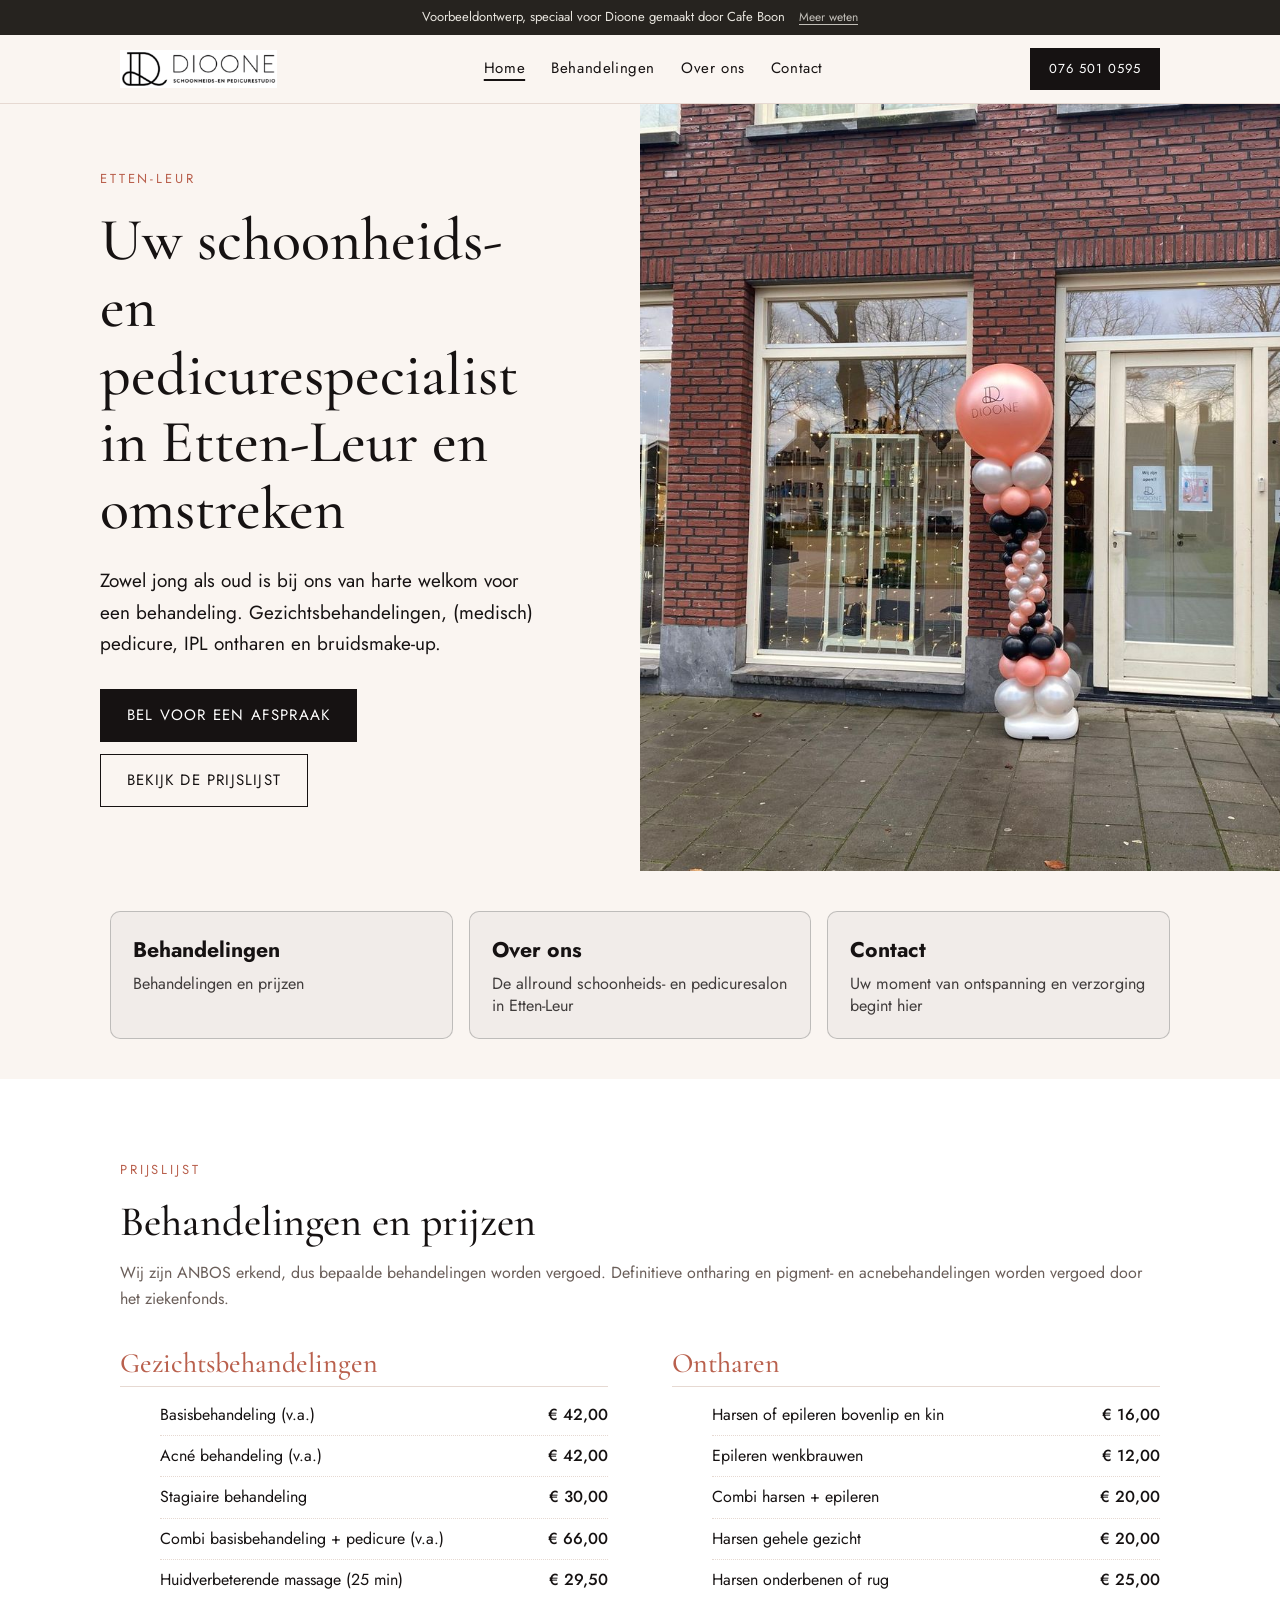
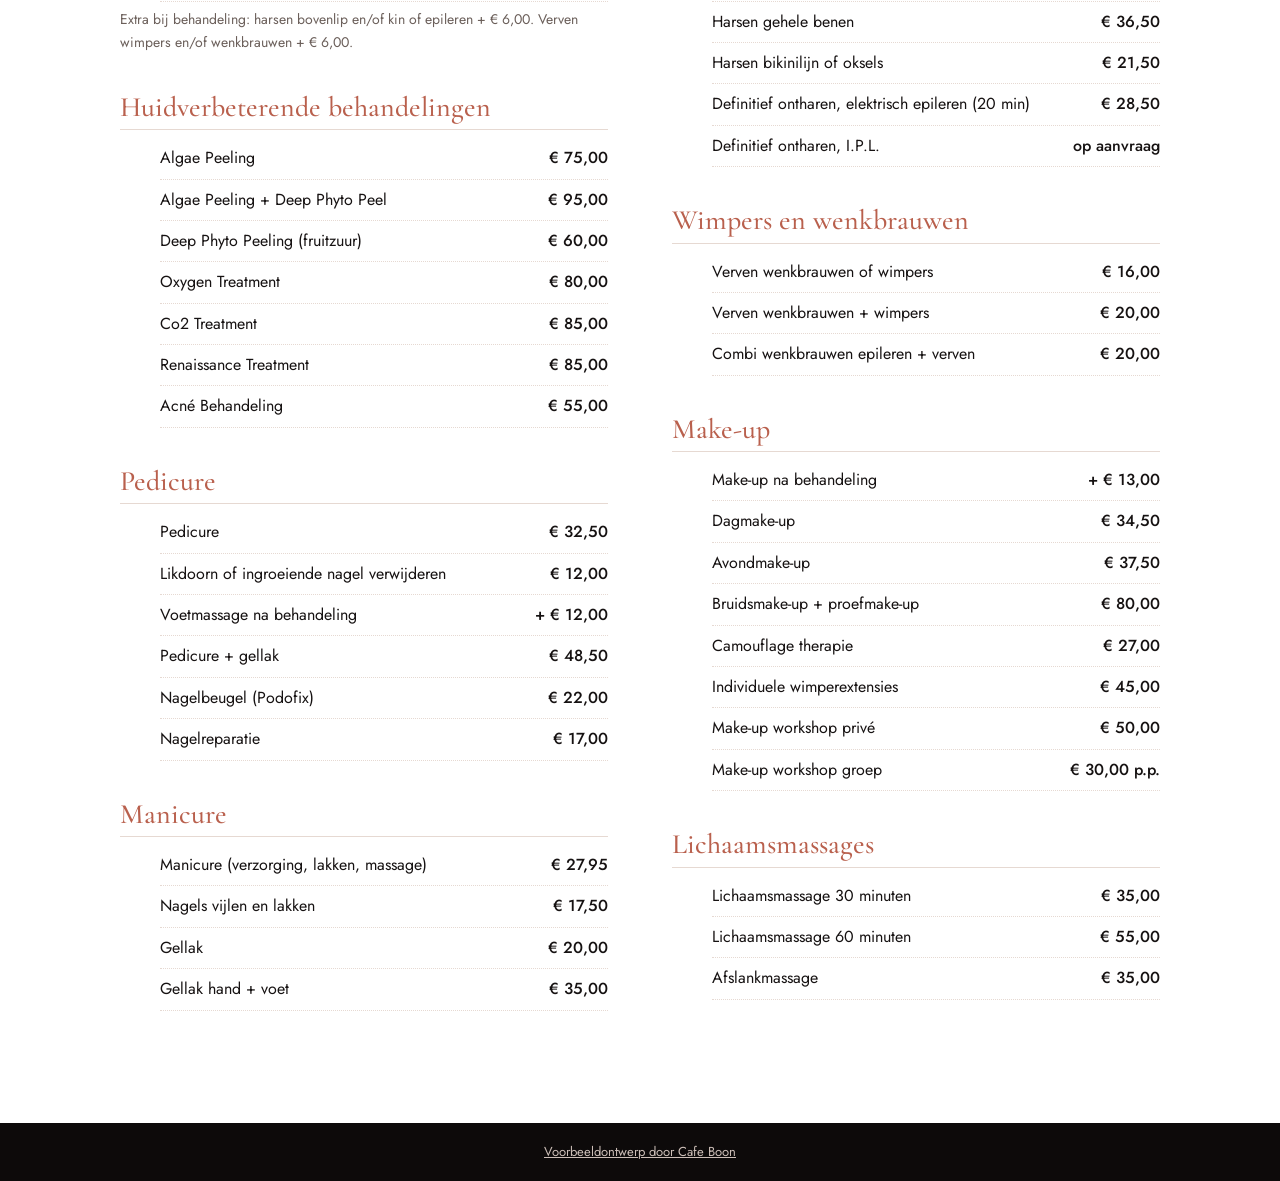
<file: index.html>
<!doctype html>
<html lang="nl">
<head>
<meta charset="utf-8">
<meta name="viewport" content="width=device-width,initial-scale=1">
<title>Schoonheids- en Pedicurestudio Dioone | Etten-Leur</title>
<meta name="description" content="Schoonheids- en pedicurestudio Dioone in Etten-Leur. Gezichtsbehandelingen, (medisch) pedicure, IPL ontharen en bruidsmake-up. Bekijk de prijslijst en bel voor een afspraak.">
<meta name="robots" content="noindex">
<link rel="icon" href="images/logo.png">
<meta property="og:title" content="Schoonheids- en Pedicurestudio Dioone">
<meta property="og:description" content="Uw schoonheids- en pedicurespecialist in Etten-Leur en omstreken.">
<meta property="og:image" content="https://dioone.cafeboon.com/images/salon.jpg">
<meta property="og:type" content="website">
<link rel="preconnect" href="https://fonts.googleapis.com"><link rel="preconnect" href="https://fonts.gstatic.com" crossorigin>
<link href="https://fonts.googleapis.com/css2?family=Cormorant+Garamond:wght@500;600&family=Jost:wght@300;400;500&display=swap" rel="stylesheet">
<link rel="stylesheet" href="style.css">
</head>
<body>
<div class="vb-banner" role="note"><span>Voorbeeldontwerp, speciaal voor Dioone gemaakt door Cafe Boon</span><a href="https://cafeboon.com">Meer weten</a></div>
<header><div class="wrap">
<a href="index.html"><img alt="Dioone schoonheids- en pedicurestudio" src="images/logo.png"/></a>
<nav><a aria-current="page" href="index.html">Home</a><a href="aanbod.html">Behandelingen</a><a href="over.html">Over ons</a><a href="contact.html">Contact</a></nav>
<a class="btn" href="tel:0765010595" style="padding:9px 18px;font-size:13px">076 501 0595</a>
</div></header>
<div aria-label="Pagina's" class="sn-bar" role="navigation"><a aria-current="page" class="sn-link" href="index.html">Home</a><a class="sn-link" href="aanbod.html">Behandelingen</a><a class="sn-link" href="over.html">Over ons</a><a class="sn-link" href="contact.html">Contact</a></div>
<div class="hero">
<div class="t">
<p class="kicker">Etten-Leur</p>
<h1>Uw schoonheids- en pedicurespecialist in Etten-Leur en omstreken</h1>
<p class="lead">Zowel jong als oud is bij ons van harte welkom voor een behandeling. Gezichtsbehandelingen, (medisch) pedicure, IPL ontharen en bruidsmake-up.</p>
<div class="cta"><a class="btn" href="tel:0765010595">Bel voor een afspraak</a><a class="btn ghost" href="aanbod.html">Bekijk de prijslijst</a></div>
</div>
<div aria-label="De salon aan het Vincent van Goghplein in Etten-Leur" class="p" role="img"></div>
</div>
<div class="sn-cards"><a class="sn-card" href="aanbod.html"><strong>Behandelingen</strong><span>Behandelingen en prijzen</span></a><a class="sn-card" href="over.html"><strong>Over ons</strong><span>De allround schoonheids- en pedicuresalon in Etten-Leur</span></a><a class="sn-card" href="contact.html"><strong>Contact</strong><span>Uw moment van ontspanning en verzorging begint hier</span></a></div>
<section class="prices"><div class="wrap">
<p class="kicker">Prijslijst</p>
<h2>Behandelingen en prijzen</h2>
<p class="note" style="font-size:16px">Wij zijn ANBOS erkend, dus bepaalde behandelingen worden vergoed. Definitieve ontharing en pigment- en acnebehandelingen worden vergoed door het ziekenfonds.</p>
<div class="pgrid">
<div class="pcat"><h3>Gezichtsbehandelingen</h3><ul>
<li><span>Basisbehandeling (v.a.)</span><b>€ 42,00</b></li>
<li><span>Acné behandeling (v.a.)</span><b>€ 42,00</b></li>
<li><span>Stagiaire behandeling</span><b>€ 30,00</b></li>
<li><span>Combi basisbehandeling + pedicure (v.a.)</span><b>€ 66,00</b></li>
<li><span>Huidverbeterende massage (25 min)</span><b>€ 29,50</b></li></ul>
<small>Extra bij behandeling: harsen bovenlip en/of kin of epileren + € 6,00. Verven wimpers en/of wenkbrauwen + € 6,00.</small></div>
<div class="pcat"><h3>Huidverbeterende behandelingen</h3><ul>
<li><span>Algae Peeling</span><b>€ 75,00</b></li>
<li><span>Algae Peeling + Deep Phyto Peel</span><b>€ 95,00</b></li>
<li><span>Deep Phyto Peeling (fruitzuur)</span><b>€ 60,00</b></li>
<li><span>Oxygen Treatment</span><b>€ 80,00</b></li>
<li><span>Co2 Treatment</span><b>€ 85,00</b></li>
<li><span>Renaissance Treatment</span><b>€ 85,00</b></li>
<li><span>Acné Behandeling</span><b>€ 55,00</b></li></ul></div>
<div class="pcat"><h3>Pedicure</h3><ul>
<li><span>Pedicure</span><b>€ 32,50</b></li>
<li><span>Likdoorn of ingroeiende nagel verwijderen</span><b>€ 12,00</b></li>
<li><span>Voetmassage na behandeling</span><b>+ € 12,00</b></li>
<li><span>Pedicure + gellak</span><b>€ 48,50</b></li>
<li><span>Nagelbeugel (Podofix)</span><b>€ 22,00</b></li>
<li><span>Nagelreparatie</span><b>€ 17,00</b></li></ul></div>
<div class="pcat"><h3>Manicure</h3><ul>
<li><span>Manicure (verzorging, lakken, massage)</span><b>€ 27,95</b></li>
<li><span>Nagels vijlen en lakken</span><b>€ 17,50</b></li>
<li><span>Gellak</span><b>€ 20,00</b></li>
<li><span>Gellak hand + voet</span><b>€ 35,00</b></li></ul></div>
<div class="pcat"><h3>Ontharen</h3><ul>
<li><span>Harsen of epileren bovenlip en kin</span><b>€ 16,00</b></li>
<li><span>Epileren wenkbrauwen</span><b>€ 12,00</b></li>
<li><span>Combi harsen + epileren</span><b>€ 20,00</b></li>
<li><span>Harsen gehele gezicht</span><b>€ 20,00</b></li>
<li><span>Harsen onderbenen of rug</span><b>€ 25,00</b></li>
<li><span>Harsen gehele benen</span><b>€ 36,50</b></li>
<li><span>Harsen bikinilijn of oksels</span><b>€ 21,50</b></li>
<li><span>Definitief ontharen, elektrisch epileren (20 min)</span><b>€ 28,50</b></li>
<li><span>Definitief ontharen, I.P.L.</span><b>op aanvraag</b></li></ul></div>
<div class="pcat"><h3>Wimpers en wenkbrauwen</h3><ul>
<li><span>Verven wenkbrauwen of wimpers</span><b>€ 16,00</b></li>
<li><span>Verven wenkbrauwen + wimpers</span><b>€ 20,00</b></li>
<li><span>Combi wenkbrauwen epileren + verven</span><b>€ 20,00</b></li></ul></div>
<div class="pcat"><h3>Make-up</h3><ul>
<li><span>Make-up na behandeling</span><b>+ € 13,00</b></li>
<li><span>Dagmake-up</span><b>€ 34,50</b></li>
<li><span>Avondmake-up</span><b>€ 37,50</b></li>
<li><span>Bruidsmake-up + proefmake-up</span><b>€ 80,00</b></li>
<li><span>Camouflage therapie</span><b>€ 27,00</b></li>
<li><span>Individuele wimperextensies</span><b>€ 45,00</b></li>
<li><span>Make-up workshop privé</span><b>€ 50,00</b></li>
<li><span>Make-up workshop groep</span><b>€ 30,00 p.p.</b></li></ul></div>
<div class="pcat"><h3>Lichaamsmassages</h3><ul>
<li><span>Lichaamsmassage 30 minuten</span><b>€ 35,00</b></li>
<li><span>Lichaamsmassage 60 minuten</span><b>€ 55,00</b></li>
<li><span>Afslankmassage</span><b>€ 35,00</b></li></ul></div>
</div>
</div></section>
<footer><a href="https://cafeboon.com" rel="noopener" target="_blank">Voorbeeldontwerp door Cafe Boon</a></footer>
<div class="callbar"><a href="tel:0765010595">Bel ons</a><a href="https://www.google.com/maps/dir/?api=1&amp;destination=Vincent+van+Goghplein+16+4872+BB+Etten-Leur">Route</a></div>
</body></html>
</file>
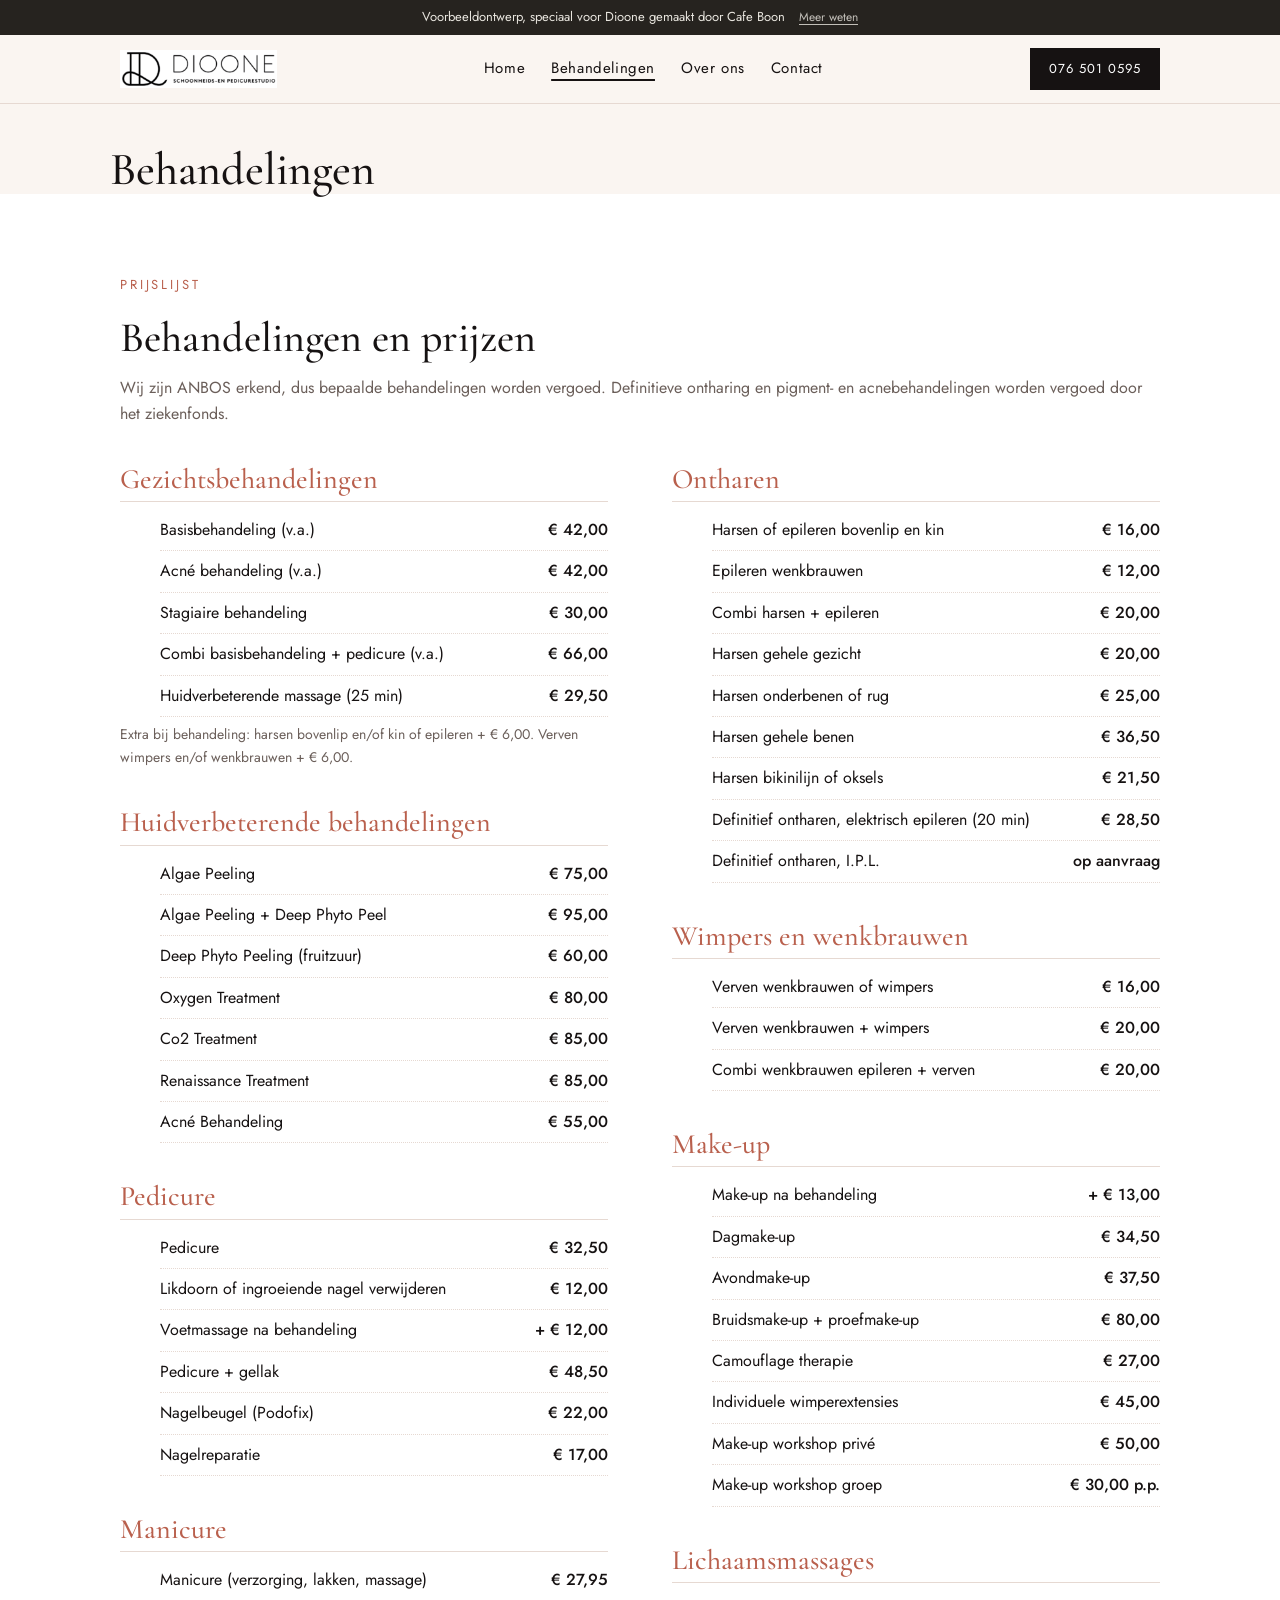
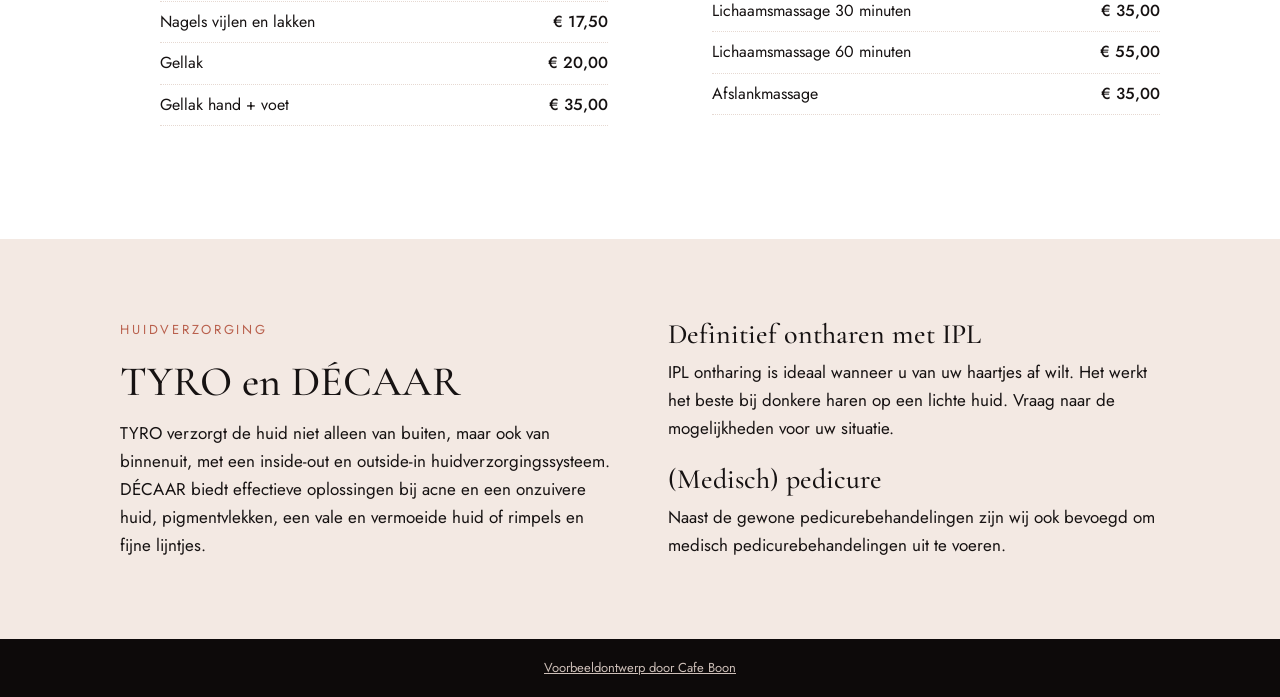
<file: aanbod.html>
<!doctype html>
<html lang="nl">
<head>
<meta charset="utf-8">
<meta name="viewport" content="width=device-width,initial-scale=1">
<title>Behandelingen | Schoonheids- en Pedicurestudio Dioone</title>
<meta name="description" content="Schoonheids- en pedicurestudio Dioone in Etten-Leur. Gezichtsbehandelingen, (medisch) pedicure, IPL ontharen en bruidsmake-up. Bekijk de prijslijst en bel voor een afspraak.">
<meta name="robots" content="noindex">
<link rel="icon" href="images/logo.png">
<meta property="og:title" content="Schoonheids- en Pedicurestudio Dioone">
<meta property="og:description" content="Uw schoonheids- en pedicurespecialist in Etten-Leur en omstreken.">
<meta property="og:image" content="https://dioone.cafeboon.com/images/salon.jpg">
<meta property="og:type" content="website">
<link rel="preconnect" href="https://fonts.googleapis.com"><link rel="preconnect" href="https://fonts.gstatic.com" crossorigin>
<link href="https://fonts.googleapis.com/css2?family=Cormorant+Garamond:wght@500;600&family=Jost:wght@300;400;500&display=swap" rel="stylesheet">
<link rel="stylesheet" href="style.css">
</head>
<body>
<div class="vb-banner" role="note"><span>Voorbeeldontwerp, speciaal voor Dioone gemaakt door Cafe Boon</span><a href="https://cafeboon.com">Meer weten</a></div>
<header><div class="wrap">
<a href="index.html"><img alt="Dioone schoonheids- en pedicurestudio" src="images/logo.png"/></a>
<nav><a href="index.html">Home</a><a aria-current="page" href="aanbod.html">Behandelingen</a><a href="over.html">Over ons</a><a href="contact.html">Contact</a></nav>
<a class="btn" href="tel:0765010595" style="padding:9px 18px;font-size:13px">076 501 0595</a>
</div></header>
<div aria-label="Pagina's" class="sn-bar" role="navigation"><a class="sn-link" href="index.html">Home</a><a aria-current="page" class="sn-link" href="aanbod.html">Behandelingen</a><a class="sn-link" href="over.html">Over ons</a><a class="sn-link" href="contact.html">Contact</a></div>
<div class="sn-head"><h1>Behandelingen</h1></div>
<section class="prices" id="prijzen"><div class="wrap">
<p class="kicker">Prijslijst</p>
<h2>Behandelingen en prijzen</h2>
<p class="note" style="font-size:16px">Wij zijn ANBOS erkend, dus bepaalde behandelingen worden vergoed. Definitieve ontharing en pigment- en acnebehandelingen worden vergoed door het ziekenfonds.</p>
<div class="pgrid">
<div class="pcat"><h3>Gezichtsbehandelingen</h3><ul>
<li><span>Basisbehandeling (v.a.)</span><b>€ 42,00</b></li>
<li><span>Acné behandeling (v.a.)</span><b>€ 42,00</b></li>
<li><span>Stagiaire behandeling</span><b>€ 30,00</b></li>
<li><span>Combi basisbehandeling + pedicure (v.a.)</span><b>€ 66,00</b></li>
<li><span>Huidverbeterende massage (25 min)</span><b>€ 29,50</b></li></ul>
<small>Extra bij behandeling: harsen bovenlip en/of kin of epileren + € 6,00. Verven wimpers en/of wenkbrauwen + € 6,00.</small></div>
<div class="pcat"><h3>Huidverbeterende behandelingen</h3><ul>
<li><span>Algae Peeling</span><b>€ 75,00</b></li>
<li><span>Algae Peeling + Deep Phyto Peel</span><b>€ 95,00</b></li>
<li><span>Deep Phyto Peeling (fruitzuur)</span><b>€ 60,00</b></li>
<li><span>Oxygen Treatment</span><b>€ 80,00</b></li>
<li><span>Co2 Treatment</span><b>€ 85,00</b></li>
<li><span>Renaissance Treatment</span><b>€ 85,00</b></li>
<li><span>Acné Behandeling</span><b>€ 55,00</b></li></ul></div>
<div class="pcat"><h3>Pedicure</h3><ul>
<li><span>Pedicure</span><b>€ 32,50</b></li>
<li><span>Likdoorn of ingroeiende nagel verwijderen</span><b>€ 12,00</b></li>
<li><span>Voetmassage na behandeling</span><b>+ € 12,00</b></li>
<li><span>Pedicure + gellak</span><b>€ 48,50</b></li>
<li><span>Nagelbeugel (Podofix)</span><b>€ 22,00</b></li>
<li><span>Nagelreparatie</span><b>€ 17,00</b></li></ul></div>
<div class="pcat"><h3>Manicure</h3><ul>
<li><span>Manicure (verzorging, lakken, massage)</span><b>€ 27,95</b></li>
<li><span>Nagels vijlen en lakken</span><b>€ 17,50</b></li>
<li><span>Gellak</span><b>€ 20,00</b></li>
<li><span>Gellak hand + voet</span><b>€ 35,00</b></li></ul></div>
<div class="pcat"><h3>Ontharen</h3><ul>
<li><span>Harsen of epileren bovenlip en kin</span><b>€ 16,00</b></li>
<li><span>Epileren wenkbrauwen</span><b>€ 12,00</b></li>
<li><span>Combi harsen + epileren</span><b>€ 20,00</b></li>
<li><span>Harsen gehele gezicht</span><b>€ 20,00</b></li>
<li><span>Harsen onderbenen of rug</span><b>€ 25,00</b></li>
<li><span>Harsen gehele benen</span><b>€ 36,50</b></li>
<li><span>Harsen bikinilijn of oksels</span><b>€ 21,50</b></li>
<li><span>Definitief ontharen, elektrisch epileren (20 min)</span><b>€ 28,50</b></li>
<li><span>Definitief ontharen, I.P.L.</span><b>op aanvraag</b></li></ul></div>
<div class="pcat"><h3>Wimpers en wenkbrauwen</h3><ul>
<li><span>Verven wenkbrauwen of wimpers</span><b>€ 16,00</b></li>
<li><span>Verven wenkbrauwen + wimpers</span><b>€ 20,00</b></li>
<li><span>Combi wenkbrauwen epileren + verven</span><b>€ 20,00</b></li></ul></div>
<div class="pcat"><h3>Make-up</h3><ul>
<li><span>Make-up na behandeling</span><b>+ € 13,00</b></li>
<li><span>Dagmake-up</span><b>€ 34,50</b></li>
<li><span>Avondmake-up</span><b>€ 37,50</b></li>
<li><span>Bruidsmake-up + proefmake-up</span><b>€ 80,00</b></li>
<li><span>Camouflage therapie</span><b>€ 27,00</b></li>
<li><span>Individuele wimperextensies</span><b>€ 45,00</b></li>
<li><span>Make-up workshop privé</span><b>€ 50,00</b></li>
<li><span>Make-up workshop groep</span><b>€ 30,00 p.p.</b></li></ul></div>
<div class="pcat"><h3>Lichaamsmassages</h3><ul>
<li><span>Lichaamsmassage 30 minuten</span><b>€ 35,00</b></li>
<li><span>Lichaamsmassage 60 minuten</span><b>€ 55,00</b></li>
<li><span>Afslankmassage</span><b>€ 35,00</b></li></ul></div>
</div>
</div></section>
<section class="brands"><div class="wrap two">
<div>
<p class="kicker">Huidverzorging</p>
<h2>TYRO en DÉCAAR</h2>
<p>TYRO verzorgt de huid niet alleen van buiten, maar ook van binnenuit, met een inside-out en outside-in huidverzorgingssysteem. DÉCAAR biedt effectieve oplossingen bij acne en een onzuivere huid, pigmentvlekken, een vale en vermoeide huid of rimpels en fijne lijntjes.</p>
</div>
<div>
<h3 style="font-size:28px;margin-bottom:8px">Definitief ontharen met IPL</h3>
<p>IPL ontharing is ideaal wanneer u van uw haartjes af wilt. Het werkt het beste bij donkere haren op een lichte huid. Vraag naar de mogelijkheden voor uw situatie.</p>
<h3 style="font-size:28px;margin:22px 0 8px">(Medisch) pedicure</h3>
<p>Naast de gewone pedicurebehandelingen zijn wij ook bevoegd om medisch pedicurebehandelingen uit te voeren.</p>
</div>
</div></section>
<footer><a href="https://cafeboon.com" rel="noopener" target="_blank">Voorbeeldontwerp door Cafe Boon</a></footer>
<div class="callbar"><a href="tel:0765010595">Bel ons</a><a href="https://www.google.com/maps/dir/?api=1&amp;destination=Vincent+van+Goghplein+16+4872+BB+Etten-Leur">Route</a></div>
</body></html>
</file>
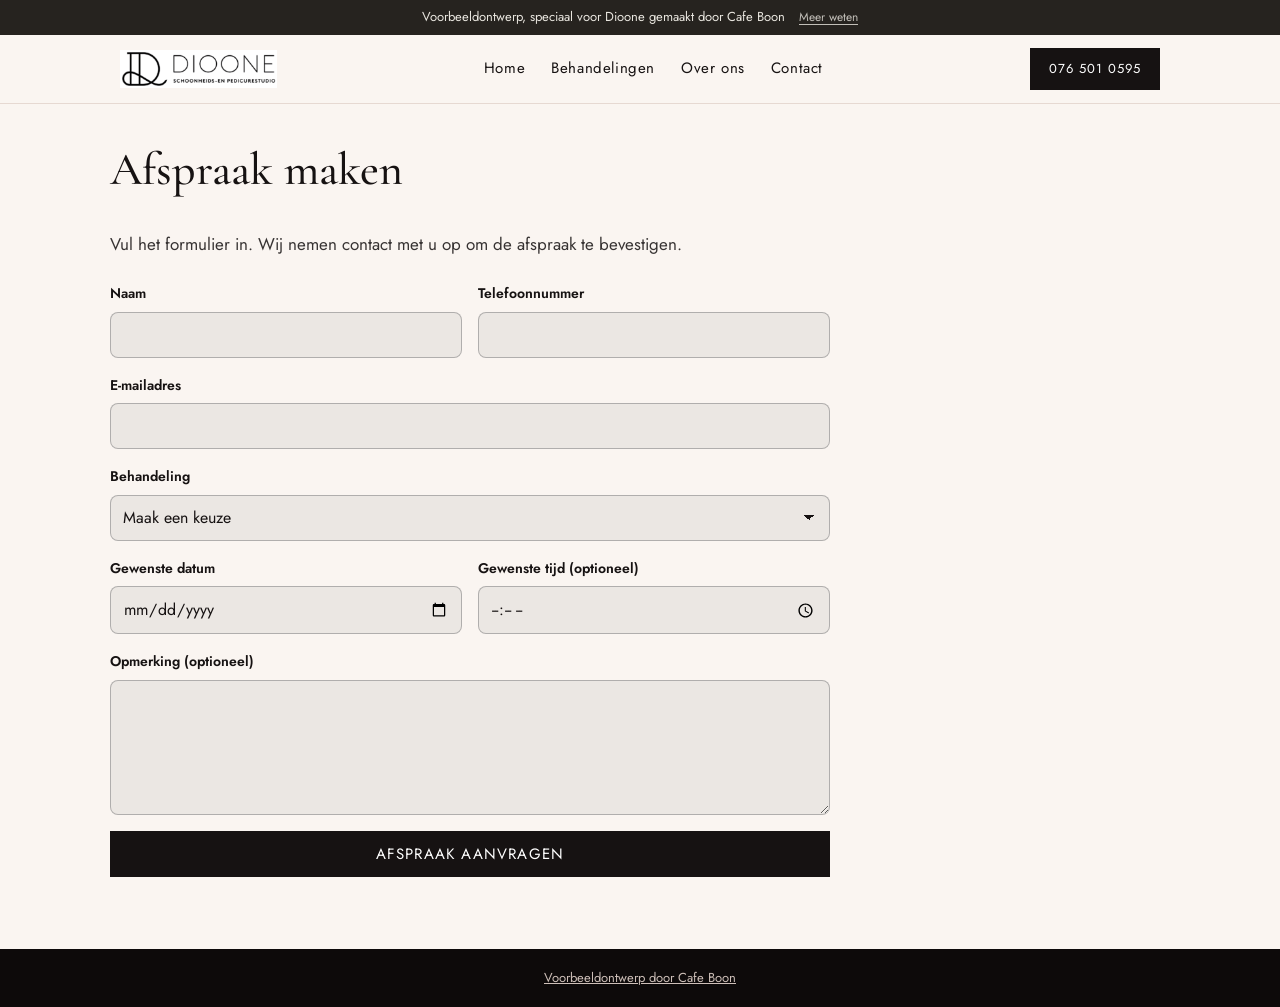
<file: afspraak.html>
<!doctype html>
<html lang="nl">
<head>
<meta charset="utf-8">
<meta name="viewport" content="width=device-width,initial-scale=1">
<title>Afspraak maken | Dioone</title>
<meta name="description" content="Afspraak maken bij Dioone.">
<meta name="robots" content="noindex">
<link rel="icon" href="images/logo.png">
<meta property="og:title" content="Schoonheids- en Pedicurestudio Dioone">
<meta property="og:description" content="Uw schoonheids- en pedicurespecialist in Etten-Leur en omstreken.">
<meta property="og:image" content="https://dioone.cafeboon.com/images/salon.jpg">
<meta property="og:type" content="website">
<link rel="preconnect" href="https://fonts.googleapis.com"><link rel="preconnect" href="https://fonts.gstatic.com" crossorigin>
<link href="https://fonts.googleapis.com/css2?family=Cormorant+Garamond:wght@500;600&family=Jost:wght@300;400;500&display=swap" rel="stylesheet">
<link rel="stylesheet" href="style.css">
</head>
<body>
<div class="vb-banner" role="note"><span>Voorbeeldontwerp, speciaal voor Dioone gemaakt door Cafe Boon</span><a href="https://cafeboon.com">Meer weten</a></div>
<header><div class="wrap">
<a href="index.html"><img alt="Dioone schoonheids- en pedicurestudio" src="images/logo.png"/></a>
<nav><a href="index.html">Home</a><a href="aanbod.html">Behandelingen</a><a href="over.html">Over ons</a><a href="contact.html">Contact</a></nav>
<a class="btn" href="tel:0765010595" style="padding:9px 18px;font-size:13px">076 501 0595</a>
</div></header>
<div aria-label="Pagina's" class="sn-bar" role="navigation"><a class="sn-link" href="index.html">Home</a><a class="sn-link" href="aanbod.html">Behandelingen</a><a class="sn-link" href="over.html">Over ons</a><a class="sn-link" href="contact.html">Contact</a></div>
<div class="sn-head"><h1>Afspraak maken</h1></div>
<section class="sn-formsec" id="formulier"><div class="sn-formwrap"><p class="sn-lead">Vul het formulier in. Wij nemen contact met u op om de afspraak te bevestigen.</p><form class="sn-form" id="sn-form"><div class="sn-field"><label for="naam">Naam</label><input id="naam" name="naam" type="text" required autocomplete="name"></div><div class="sn-field"><label for="tel">Telefoonnummer</label><input id="tel" name="tel" type="tel" required autocomplete="tel"></div><div class="sn-field full"><label for="email">E-mailadres</label><input id="email" name="email" type="email" required autocomplete="email"></div><div class="sn-field full"><label for="keuze">Behandeling</label><select id="keuze" name="keuze" required><option value="">Maak een keuze</option><option>Gezichtsbehandelingen</option><option>Huidverbeterende behandelingen</option><option>Pedicure</option><option>Manicure</option><option>Ontharen</option><option>Wimpers en wenkbrauwen</option><option>Make-up</option></select></div><div class="sn-field"><label for="datum">Gewenste datum</label><input id="datum" name="datum" type="date" required></div><div class="sn-field"><label for="tijd">Gewenste tijd (optioneel)</label><input id="tijd" name="tijd" type="time"></div><div class="sn-field full"><label for="opm">Opmerking (optioneel)</label><textarea id="opm" name="opm" rows="5"></textarea></div><div class="sn-field full"><button class="btn" type="submit">Afspraak aanvragen</button></div></form></div></section>
<script>(function(){var f=document.getElementById('sn-form');if(!f)return;f.addEventListener('submit',function(e){e.preventDefault();if(!f.checkValidity()){f.reportValidity();return;}var d=document.createElement('div');d.className='sn-done';d.setAttribute('role','status');d.tabIndex=-1;d.innerHTML='<h2>Bedankt voor uw aanvraag</h2><p>Dit is een voorbeeldwebsite van Cafe Boon. Uw aanvraag is daarom niet verstuurd. Neem voor een echte afspraak contact op via <a href="tel:0765010595">076 501 0595</a>.</p>';f.parentNode.replaceChild(d,f);d.focus();});})();</script>
<footer><a href="https://cafeboon.com" rel="noopener" target="_blank">Voorbeeldontwerp door Cafe Boon</a></footer>
<div class="callbar"><a href="tel:0765010595">Bel ons</a><a href="https://www.google.com/maps/dir/?api=1&amp;destination=Vincent+van+Goghplein+16+4872+BB+Etten-Leur">Route</a></div>
</body></html>
</file>
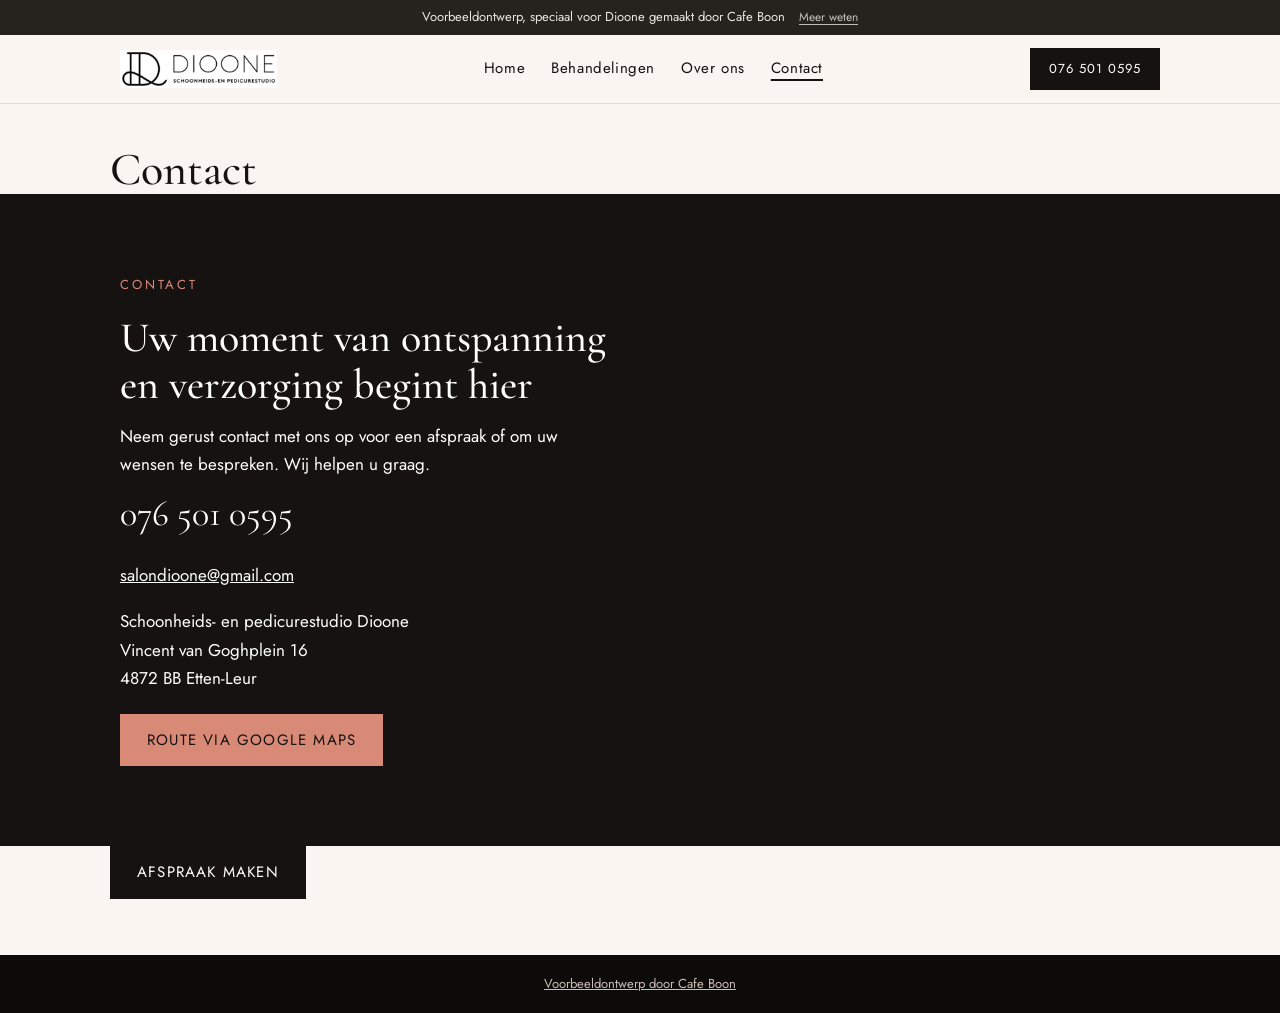
<file: contact.html>
<!doctype html>
<html lang="nl">
<head>
<meta charset="utf-8">
<meta name="viewport" content="width=device-width,initial-scale=1">
<title>Contact | Schoonheids- en Pedicurestudio Dioone</title>
<meta name="description" content="Schoonheids- en pedicurestudio Dioone in Etten-Leur. Gezichtsbehandelingen, (medisch) pedicure, IPL ontharen en bruidsmake-up. Bekijk de prijslijst en bel voor een afspraak.">
<meta name="robots" content="noindex">
<link rel="icon" href="images/logo.png">
<meta property="og:title" content="Schoonheids- en Pedicurestudio Dioone">
<meta property="og:description" content="Uw schoonheids- en pedicurespecialist in Etten-Leur en omstreken.">
<meta property="og:image" content="https://dioone.cafeboon.com/images/salon.jpg">
<meta property="og:type" content="website">
<link rel="preconnect" href="https://fonts.googleapis.com"><link rel="preconnect" href="https://fonts.gstatic.com" crossorigin>
<link href="https://fonts.googleapis.com/css2?family=Cormorant+Garamond:wght@500;600&family=Jost:wght@300;400;500&display=swap" rel="stylesheet">
<link rel="stylesheet" href="style.css">
</head>
<body>
<div class="vb-banner" role="note"><span>Voorbeeldontwerp, speciaal voor Dioone gemaakt door Cafe Boon</span><a href="https://cafeboon.com">Meer weten</a></div>
<header><div class="wrap">
<a href="index.html"><img alt="Dioone schoonheids- en pedicurestudio" src="images/logo.png"/></a>
<nav><a href="index.html">Home</a><a href="aanbod.html">Behandelingen</a><a href="over.html">Over ons</a><a aria-current="page" href="contact.html">Contact</a></nav>
<a class="btn" href="tel:0765010595" style="padding:9px 18px;font-size:13px">076 501 0595</a>
</div></header>
<div aria-label="Pagina's" class="sn-bar" role="navigation"><a class="sn-link" href="index.html">Home</a><a class="sn-link" href="aanbod.html">Behandelingen</a><a class="sn-link" href="over.html">Over ons</a><a aria-current="page" class="sn-link" href="contact.html">Contact</a></div>
<div class="sn-head"><h1>Contact</h1></div>
<section class="contact" id="contact"><div class="wrap cgrid">
<div>
<p class="kicker">Contact</p>
<h2>Uw moment van ontspanning en verzorging begint hier</h2>
<p>Neem gerust contact met ons op voor een afspraak of om uw wensen te bespreken. Wij helpen u graag.</p>
<a class="big" href="tel:0765010595">076 501 0595</a>
<p><a href="mailto:salondioone@gmail.com">salondioone@gmail.com</a></p>
<p style="margin:18px 0 22px">Schoonheids- en pedicurestudio Dioone<br/>Vincent van Goghplein 16<br/>4872 BB Etten-Leur</p>
<a class="btn" href="https://www.google.com/maps/dir/?api=1&amp;destination=Vincent+van+Goghplein+16+4872+BB+Etten-Leur" rel="noopener" target="_blank">Route via Google Maps</a>
</div>
<div><iframe class="map" loading="lazy" src="https://www.google.com/maps?q=Vincent+van+Goghplein+16+4872+BB+Etten-Leur&amp;output=embed" title="Kaart"></iframe></div>
</div></section>
<section class="sn-formsec sn-formlink"><div class="sn-formwrap"><a class="btn" href="afspraak.html">Afspraak maken</a></div></section>
<footer><a href="https://cafeboon.com" rel="noopener" target="_blank">Voorbeeldontwerp door Cafe Boon</a></footer>
<div class="callbar"><a href="tel:0765010595">Bel ons</a><a href="https://www.google.com/maps/dir/?api=1&amp;destination=Vincent+van+Goghplein+16+4872+BB+Etten-Leur">Route</a></div>
</body></html>
</file>
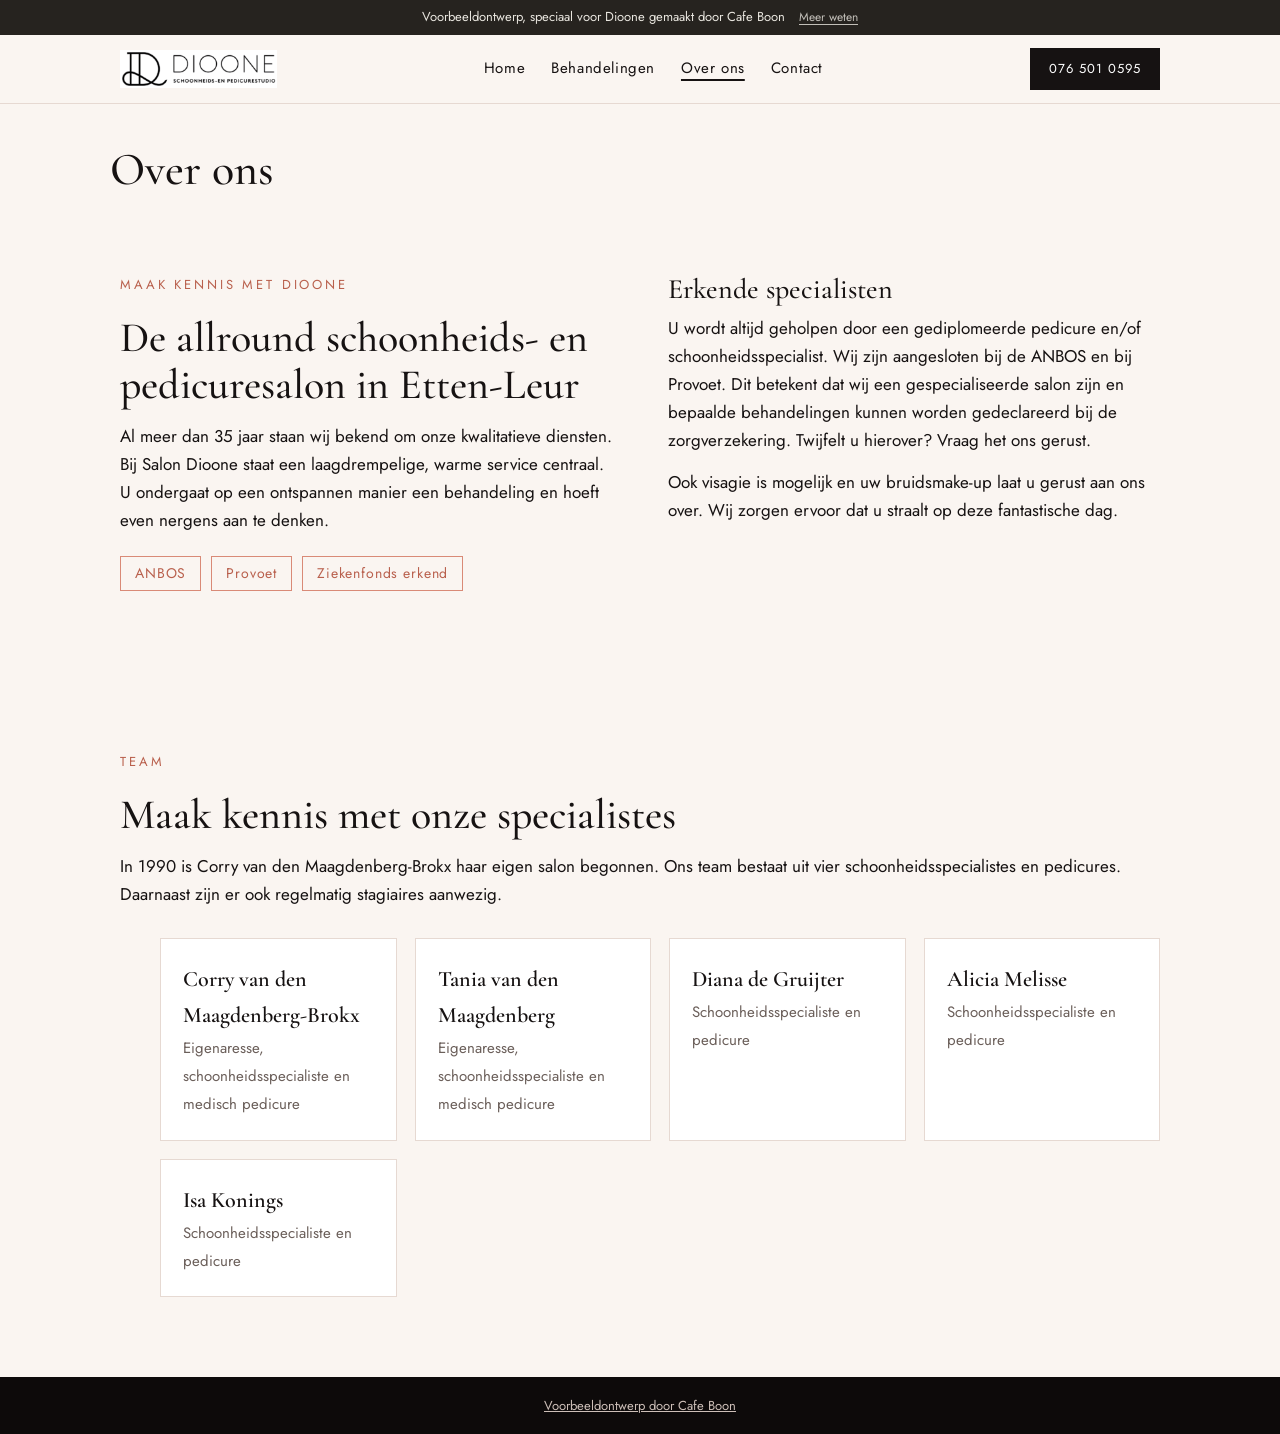
<file: over.html>
<!doctype html>
<html lang="nl">
<head>
<meta charset="utf-8">
<meta name="viewport" content="width=device-width,initial-scale=1">
<title>Over ons | Schoonheids- en Pedicurestudio Dioone</title>
<meta name="description" content="Schoonheids- en pedicurestudio Dioone in Etten-Leur. Gezichtsbehandelingen, (medisch) pedicure, IPL ontharen en bruidsmake-up. Bekijk de prijslijst en bel voor een afspraak.">
<meta name="robots" content="noindex">
<link rel="icon" href="images/logo.png">
<meta property="og:title" content="Schoonheids- en Pedicurestudio Dioone">
<meta property="og:description" content="Uw schoonheids- en pedicurespecialist in Etten-Leur en omstreken.">
<meta property="og:image" content="https://dioone.cafeboon.com/images/salon.jpg">
<meta property="og:type" content="website">
<link rel="preconnect" href="https://fonts.googleapis.com"><link rel="preconnect" href="https://fonts.gstatic.com" crossorigin>
<link href="https://fonts.googleapis.com/css2?family=Cormorant+Garamond:wght@500;600&family=Jost:wght@300;400;500&display=swap" rel="stylesheet">
<link rel="stylesheet" href="style.css">
</head>
<body>
<div class="vb-banner" role="note"><span>Voorbeeldontwerp, speciaal voor Dioone gemaakt door Cafe Boon</span><a href="https://cafeboon.com">Meer weten</a></div>
<header><div class="wrap">
<a href="index.html"><img alt="Dioone schoonheids- en pedicurestudio" src="images/logo.png"/></a>
<nav><a href="index.html">Home</a><a href="aanbod.html">Behandelingen</a><a aria-current="page" href="over.html">Over ons</a><a href="contact.html">Contact</a></nav>
<a class="btn" href="tel:0765010595" style="padding:9px 18px;font-size:13px">076 501 0595</a>
</div></header>
<div aria-label="Pagina's" class="sn-bar" role="navigation"><a class="sn-link" href="index.html">Home</a><a class="sn-link" href="aanbod.html">Behandelingen</a><a aria-current="page" class="sn-link" href="over.html">Over ons</a><a class="sn-link" href="contact.html">Contact</a></div>
<div class="sn-head"><h1>Over ons</h1></div>
<section id="over"><div class="wrap two">
<div>
<p class="kicker">Maak kennis met Dioone</p>
<h2>De allround schoonheids- en pedicuresalon in Etten-Leur</h2>
<p>Al meer dan 35 jaar staan wij bekend om onze kwalitatieve diensten. Bij Salon Dioone staat een laagdrempelige, warme service centraal. U ondergaat op een ontspannen manier een behandeling en hoeft even nergens aan te denken.</p>
<div class="badges"><span>ANBOS</span><span>Provoet</span><span>Ziekenfonds erkend</span></div>
</div>
<div>
<h3 style="font-size:28px;margin-bottom:8px">Erkende specialisten</h3>
<p>U wordt altijd geholpen door een gediplomeerde pedicure en/of schoonheidsspecialist. Wij zijn aangesloten bij de ANBOS en bij Provoet. Dit betekent dat wij een gespecialiseerde salon zijn en bepaalde behandelingen kunnen worden gedeclareerd bij de zorgverzekering. Twijfelt u hierover? Vraag het ons gerust.</p>
<p style="margin-top:14px">Ook visagie is mogelijk en uw bruidsmake-up laat u gerust aan ons over. Wij zorgen ervoor dat u straalt op deze fantastische dag.</p>
</div>
</div></section>
<section class="team" id="team"><div class="wrap">
<p class="kicker">Team</p>
<h2>Maak kennis met onze specialistes</h2>
<p>In 1990 is Corry van den Maagdenberg-Brokx haar eigen salon begonnen. Ons team bestaat uit vier schoonheidsspecialistes en pedicures. Daarnaast zijn er ook regelmatig stagiaires aanwezig.</p>
<ul>
<li><b>Corry van den Maagdenberg-Brokx</b><span>Eigenaresse, schoonheidsspecialiste en medisch pedicure</span></li>
<li><b>Tania van den Maagdenberg</b><span>Eigenaresse, schoonheidsspecialiste en medisch pedicure</span></li>
<li><b>Diana de Gruijter</b><span>Schoonheidsspecialiste en pedicure</span></li>
<li><b>Alicia Melisse</b><span>Schoonheidsspecialiste en pedicure</span></li>
<li><b>Isa Konings</b><span>Schoonheidsspecialiste en pedicure</span></li>
</ul>
</div></section>
<footer><a href="https://cafeboon.com" rel="noopener" target="_blank">Voorbeeldontwerp door Cafe Boon</a></footer>
<div class="callbar"><a href="tel:0765010595">Bel ons</a><a href="https://www.google.com/maps/dir/?api=1&amp;destination=Vincent+van+Goghplein+16+4872+BB+Etten-Leur">Route</a></div>
</body></html>
</file>
<file: style.css>
:root{--ink:#161212;--cream:#faf5f1;--rose:#d98a77;--rose-d:#b9604d;--line:#e6d9d2;--soft:#f3e9e3}
*{box-sizing:border-box;margin:0}
html{scroll-behavior:smooth}
body{font-family:"Jost",system-ui,sans-serif;color:var(--ink);background:var(--cream);line-height:1.65;font-size:17px}
a{color:inherit}
.wrap{max-width:1080px;margin:0 auto;padding:0 20px}
header{position:sticky;top:0;z-index:10;background:rgba(250,245,241,.94);backdrop-filter:blur(8px);border-bottom:1px solid var(--line)}
header .wrap{display:flex;align-items:center;justify-content:space-between;height:68px}
header img{height:38px;display:block}
nav{display:flex;gap:26px;font-size:15px;letter-spacing:.04em}
nav a{text-decoration:none}nav a:hover{color:var(--rose-d)}
.btn{display:inline-block;background:var(--ink);color:#fff;text-decoration:none;padding:13px 26px;font-size:15px;letter-spacing:.08em;text-transform:uppercase;border:1px solid var(--ink)}
.btn:hover{background:var(--rose-d);border-color:var(--rose-d)}
.btn.ghost{background:transparent;color:var(--ink)}.btn.ghost:hover{color:#fff}
.hero{display:grid;grid-template-columns:1fr 1fr;min-height:560px}
.hero .t{display:flex;flex-direction:column;justify-content:center;padding:64px max(20px,calc((100vw - 1080px)/2)) 64px max(20px,calc((100vw - 1080px)/2))}
.hero .p{background:url(images/salon.jpg) center/cover}
.kicker{font-size:13px;letter-spacing:.22em;text-transform:uppercase;color:var(--rose-d);margin-bottom:18px}
h1,h2,h3{font-family:"Cormorant Garamond",Georgia,serif;font-weight:500;line-height:1.12}
h1{font-size:clamp(38px,5vw,60px);margin-bottom:22px}
h2{font-size:clamp(30px,4vw,42px);margin-bottom:14px}
.lead{font-size:19px;max-width:30em;margin-bottom:30px}
.cta{display:flex;gap:12px;flex-wrap:wrap}
section{padding:80px 0}
.two{display:grid;grid-template-columns:1fr 1fr;gap:56px;align-items:start}
.badges{display:flex;gap:10px;flex-wrap:wrap;margin-top:22px}
.badges span{border:1px solid var(--rose);color:var(--rose-d);padding:5px 14px;font-size:14px;letter-spacing:.06em}
.prices{background:#fff}
.pgrid{columns:2;column-gap:64px;margin-top:36px}
.pcat{break-inside:avoid;margin-bottom:38px}
.pcat h3{font-size:28px;color:var(--rose-d);border-bottom:1px solid var(--line);padding-bottom:6px;margin-bottom:8px}
.pcat li{list-style:none;display:flex;gap:12px;padding:7px 0;border-bottom:1px dotted var(--line);font-size:16px}
.pcat li span:first-child{flex:1}.pcat li b{font-weight:500;white-space:nowrap}
.pcat small{display:block;font-size:14px;color:#6b5f5a;margin-top:6px}
.note{font-size:15px;color:#6b5f5a;margin-top:6px}
.team ul{list-style:none;display:grid;grid-template-columns:repeat(auto-fit,minmax(220px,1fr));gap:18px;margin-top:30px}
.team li{background:#fff;border:1px solid var(--line);padding:22px}
.team li b{font-family:"Cormorant Garamond",serif;font-size:22px;font-weight:600;display:block}
.team li span{font-size:15px;color:#6b5f5a}
.brands{background:var(--soft)}
.contact{background:var(--ink);color:#fff}
.contact h2{color:#fff}.contact .kicker{color:var(--rose)}
.contact a{color:#fff}
.cgrid{display:grid;grid-template-columns:1fr 1fr;gap:56px}
.big{font-family:"Cormorant Garamond",serif;font-size:36px;text-decoration:none;display:block;margin:6px 0 18px}
.contact .btn{background:var(--rose);border-color:var(--rose);color:var(--ink)}
.contact .btn:hover{background:#fff;border-color:#fff}
.map{width:100%;height:300px;border:0;filter:grayscale(.4)}
footer{background:#0d0a0a;color:#9c8f89;font-size:13px;text-align:center;padding:18px}
footer a{color:#cdbfb8}
.callbar{display:none}
@media(max-width:800px){
 nav{display:none}
 .hero{grid-template-columns:1fr}.hero .p{order:-1;height:260px}.hero .t{padding:40px 20px}
 section{padding:56px 0}.two,.cgrid{grid-template-columns:1fr;gap:30px}.pgrid{columns:1}
 .callbar{display:flex;position:fixed;bottom:0;left:0;right:0;z-index:20}
 .callbar a{flex:1;text-align:center;padding:14px;text-decoration:none;background:var(--ink);color:#fff;font-size:15px;letter-spacing:.06em}
 .callbar a+a{background:var(--rose);color:var(--ink)}
 body{padding-bottom:50px}
}
/* sitenav:start */
.sn-bar{display:none;gap:6px;overflow-x:auto;white-space:nowrap;-webkit-overflow-scrolling:touch;padding:8px 12px;background:inherit;color:inherit;font:inherit;line-height:1.2;border-bottom:1px solid rgba(128,128,128,.35);box-sizing:border-box;max-width:100%}
.sn-bar a.sn-link{flex:0 0 auto;padding:9px 15px;border-radius:999px;color:inherit;text-decoration:none;font-size:15px;font-weight:600;letter-spacing:0;text-transform:none;margin:0}
.sn-bar a.sn-link[aria-current="page"]{background:rgba(128,128,128,.2);box-shadow:inset 0 -2px 0 currentColor}
@media(max-width:800px){.sn-bar{display:flex}}
nav a[aria-current="page"]:not(.cta):not(.btn):not(.call){text-decoration:underline;text-underline-offset:6px;text-decoration-thickness:2px}
.sn-head{max-width:1100px;margin:0 auto;padding:40px 20px 0;box-sizing:border-box}
.sn-head h1{margin:0;color:inherit;font-size:clamp(30px,5vw,46px);line-height:1.1}
.sn-cards{max-width:1100px;margin:0 auto;padding:40px 20px;display:grid;grid-template-columns:repeat(auto-fit,minmax(230px,1fr));gap:16px;box-sizing:border-box}
.sn-card{display:block;padding:20px 22px;border:1px solid rgba(128,128,128,.45);border-radius:10px;background:rgba(128,128,128,.07);color:inherit;text-decoration:none;min-width:0}
.sn-card strong{display:block;font-size:1.25em;margin:0 0 6px;color:inherit}
.sn-card span{display:block;opacity:.8;font-size:.95em;line-height:1.4}
.sn-card:hover,.sn-card:focus-visible{border-color:currentColor}
/* sitenav:end */
/* voorbeeld-formulier:start */
@layer sn{.sn-form button.btn{border:0;font:inherit;cursor:pointer;line-height:1.2}}
.sn-formsec{padding:36px 0 72px}
.sn-formwrap{max-width:1100px;margin:0 auto;padding:0 20px;box-sizing:border-box}
.sn-formwrap>h2{margin:0 0 12px}
.sn-formwrap>.sn-lead,.sn-formwrap>.sn-form,.sn-formwrap>.sn-done{max-width:720px}
.sn-formwrap .sn-lead{margin:0 0 24px;opacity:.85}
.sn-form{display:grid;grid-template-columns:1fr 1fr;gap:16px}
.sn-field{display:flex;flex-direction:column;gap:6px;min-width:0;text-align:left}
.sn-field.full{grid-column:1/-1}
.sn-field label{font-size:14px;font-weight:600}
.sn-field input,.sn-field select,.sn-field textarea{font:inherit;font-size:16px;line-height:1.4;color:inherit;background:rgba(128,128,128,.12);border:1px solid rgba(128,128,128,.55);border-radius:8px;padding:11px 12px;width:100%;box-sizing:border-box;min-width:0;max-width:100%;-webkit-appearance:none;appearance:none}
.sn-field select{background-image:linear-gradient(45deg,transparent 50%,currentColor 50%),linear-gradient(135deg,currentColor 50%,transparent 50%);background-position:calc(100% - 20px) 50%,calc(100% - 15px) 50%;background-size:5px 5px;background-repeat:no-repeat;padding-right:38px}
.sn-field select option{color:#111;background:#fff}
.sn-field textarea{resize:vertical}
.sn-field input:focus,.sn-field select:focus,.sn-field textarea:focus{outline:2px solid currentColor;outline-offset:1px}
.sn-done{padding:28px;border:1px solid rgba(128,128,128,.55);border-radius:12px;background:rgba(128,128,128,.1)}
.sn-done h2{margin:0 0 10px}
.sn-done p{margin:0}
.sn-done a{text-decoration:underline;text-underline-offset:3px;font-weight:600}
.sn-formlink{padding:0 0 56px}
@media(max-width:640px){.sn-form{grid-template-columns:1fr}.sn-formsec{padding:24px 0 56px}}
/* voorbeeld-formulier:end */
/* voorbeeldbanner:start */
.vb-banner{display:flex;flex-wrap:wrap;justify-content:center;align-items:baseline;gap:2px 14px;padding:8px 16px;background:#26231f;color:#e9e6df;font-size:13px;line-height:1.45;letter-spacing:0;text-transform:none;font-weight:400;text-align:center;position:relative;z-index:1000}
.vb-banner a{color:inherit;opacity:.8;text-decoration:underline;text-underline-offset:3px;font-size:12px;font-weight:400;white-space:nowrap;letter-spacing:0;text-transform:none}
.vb-banner a:hover{opacity:1}
/* voorbeeldbanner:end */
</file>
